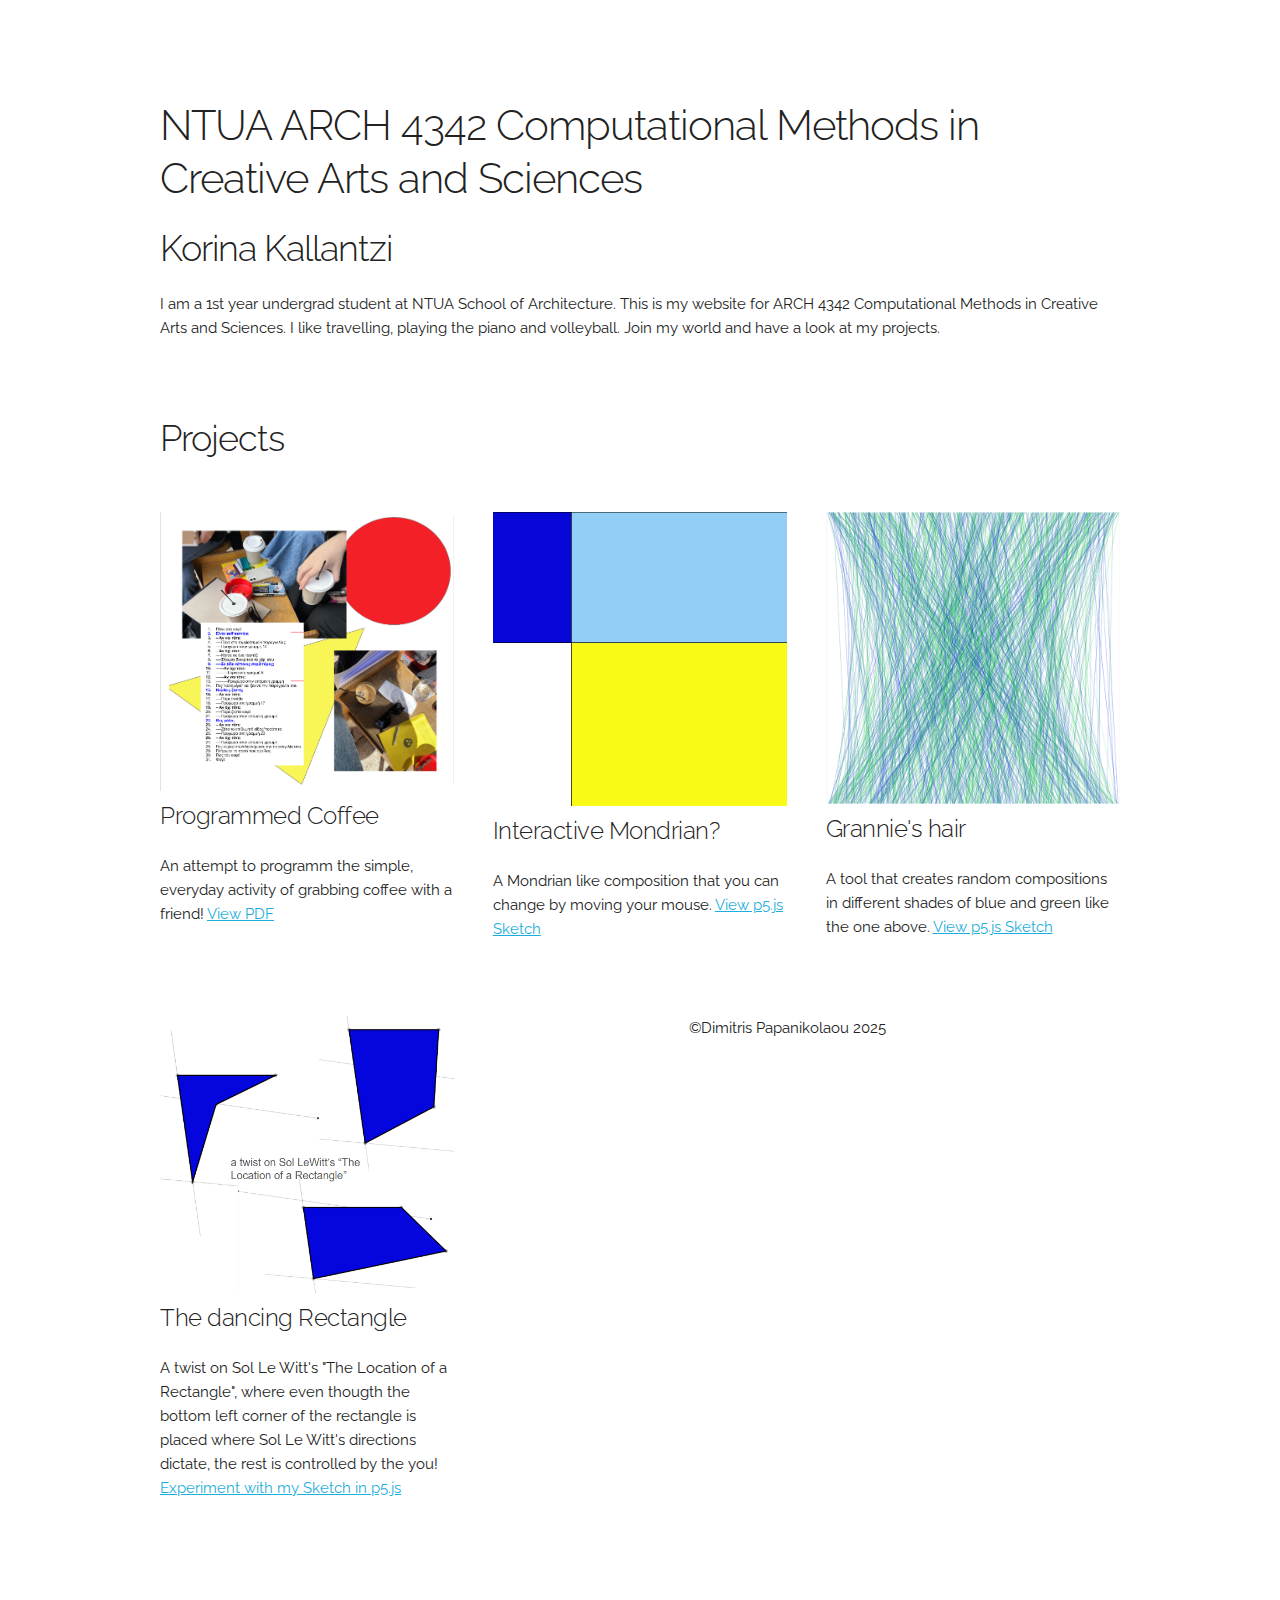
<file: index.html>
<!DOCTYPE html>
<html lang="en">
<head>

  <!-- Basic Page Needs–– -->
  <meta charset="utf-8"> 

  <title>TheKorinaEdit</title>

  <!-- Mobile Specific Metas -->
  <meta name="viewport" content="width=device-width, initial-scale=1">

  <!-- FONT -->
  <link href="https://fonts.googleapis.com/css?family=Raleway:400,300,600" rel="stylesheet" type="text/css">

  <!-- CSS -->
  <link rel="stylesheet" href="css/normalize.css">
  <link rel="stylesheet" href="css/skeleton.css">
  <link rel="stylesheet" href="css/customize.css">

</head>
<body>

  <div id="info" class="container" >

    <div id="course_info" class="row one-top" >
      <h2>NTUA ARCH 4342 Computational Methods in Creative Arts and Sciences </h2>
    </div>

    <div id="student_info" class="row half-bottom" >
      <h3>Korina Kallantzi</h3>
      <p>I am a 1st year undergrad student at NTUA School of Architecture. This is my website for ARCH 4342 Computational Methods in Creative Arts and Sciences. I like travelling, playing the piano and volleyball. Join my world and have a look at my projects. </p>
    </div>

  </div>



  <div id="projects" class="container" >

    <h3 class="half-bottom">Projects</h3>

    <div class="row half-bottom">
      <div class="four columns">
        <img src="images/coffee.png" class ="scale-with-grid">
        <h5>Programmed Coffee</h5>
        <p> An attempt to programm the simple, everyday activity of grabbing coffee with a friend! <a href="files/Assignment_01_korina_kallantzi.pdf" target="_blank">View PDF</a></p>
        
      </div>
      <div class="four columns">
        <img src="images/mondrian.png" class ="scale-with-grid">
        <h5>Interactive Mondrian?</h5>
        <p>A Mondrian like composition that you can change by moving your mouse. <a href="https://editor.p5js.org/kcorinak/sketches/5kSIq7Hk-r" target="_blank">View p5.js Sketch </a></p>
      </div>
      <div class="four columns">
        <img src="images/hair.png" class ="scale-with-grid">
        <h5>Grannie's hair</h5>
        <p>A tool that creates random compositions in different shades of blue and green like the one above. <a href="https://editor.p5js.org/kcorinak/sketches/5qZUXeI8F" target="_blank">View p5.js Sketch </a></p>
      </div>
    </div>

    <div class="row one-bottom">
      <div class="four columns">
        <img src="images/rect.png" class ="scale-with-grid">
        <h5>The dancing Rectangle</h5>
        <p>A twist on Sol Le Witt's "The Location of a Rectangle", where even thougth the bottom left corner of the rectangle is placed where Sol Le Witt's directions dictate, the rest is controlled by the you! <a href="https://editor.p5js.org/kcorinak/sketches/r3H4c0Dyi" target="_blank"> Experiment with my Sketch in p5.js</a> </p>
      </div>
      
      <!--<div class="four columns">
        <img src="images/blue.png" class ="scale-with-grid">
        <h5>Brown Project</h5>
      </div>
      <div class="four columns">
        <img src="images/green.png" class ="scale-with-grid">
        <h5>Green Project</h5>
      </div>
    </div> -->


    <div class="row one-bottom center">
      <p>©Dimitris Papanikolaou 2025</p>
    </div>



  </div>


</body>
</html>
</file>
<file: css/skeleton.css>
/*
* Skeleton V2.0.4
* Copyright 2014, Dave Gamache
* www.getskeleton.com
* Free to use under the MIT license.
* http://www.opensource.org/licenses/mit-license.php
* 12/29/2014
*/


/* Table of contents
––––––––––––––––––––––––––––––––––––––––––––––––––
- Grid
- Base Styles
- Typography
- Links
- Buttons
- Forms
- Lists
- Code
- Tables
- Spacing
- Utilities
- Clearing
- Media Queries
*/


/* Grid
–––––––––––––––––––––––––––––––––––––––––––––––––– */
.container {
  position: relative;
  width: 100%;
  max-width: 960px;
  margin: 0 auto;
  padding: 0 20px;
  box-sizing: border-box; }
.column,
.columns {
  width: 100%;
  float: left;
  box-sizing: border-box; }

/* For devices larger than 400px */
@media (min-width: 400px) {
  .container {
    width: 85%;
    padding: 0; }
}

/* For devices larger than 550px */
@media (min-width: 550px) {
  .container {
    width: 80%; }
  .column,
  .columns {
    margin-left: 4%; }
  .column:first-child,
  .columns:first-child {
    margin-left: 0; }

  .one.column,
  .one.columns                    { width: 4.66666666667%; }
  .two.columns                    { width: 13.3333333333%; }
  .three.columns                  { width: 22%;            }
  .four.columns                   { width: 30.6666666667%; }
  .five.columns                   { width: 39.3333333333%; }
  .six.columns                    { width: 48%;            }
  .seven.columns                  { width: 56.6666666667%; }
  .eight.columns                  { width: 65.3333333333%; }
  .nine.columns                   { width: 74.0%;          }
  .ten.columns                    { width: 82.6666666667%; }
  .eleven.columns                 { width: 91.3333333333%; }
  .twelve.columns                 { width: 100%; margin-left: 0; }

  .one-third.column               { width: 30.6666666667%; }
  .two-thirds.column              { width: 65.3333333333%; }

  .one-half.column                { width: 48%; }

  /* Offsets */
  .offset-by-one.column,
  .offset-by-one.columns          { margin-left: 8.66666666667%; }
  .offset-by-two.column,
  .offset-by-two.columns          { margin-left: 17.3333333333%; }
  .offset-by-three.column,
  .offset-by-three.columns        { margin-left: 26%;            }
  .offset-by-four.column,
  .offset-by-four.columns         { margin-left: 34.6666666667%; }
  .offset-by-five.column,
  .offset-by-five.columns         { margin-left: 43.3333333333%; }
  .offset-by-six.column,
  .offset-by-six.columns          { margin-left: 52%;            }
  .offset-by-seven.column,
  .offset-by-seven.columns        { margin-left: 60.6666666667%; }
  .offset-by-eight.column,
  .offset-by-eight.columns        { margin-left: 69.3333333333%; }
  .offset-by-nine.column,
  .offset-by-nine.columns         { margin-left: 78.0%;          }
  .offset-by-ten.column,
  .offset-by-ten.columns          { margin-left: 86.6666666667%; }
  .offset-by-eleven.column,
  .offset-by-eleven.columns       { margin-left: 95.3333333333%; }

  .offset-by-one-third.column,
  .offset-by-one-third.columns    { margin-left: 34.6666666667%; }
  .offset-by-two-thirds.column,
  .offset-by-two-thirds.columns   { margin-left: 69.3333333333%; }

  .offset-by-one-half.column,
  .offset-by-one-half.columns     { margin-left: 52%; }

}


/* Base Styles
–––––––––––––––––––––––––––––––––––––––––––––––––– */
/* NOTE
html is set to 62.5% so that all the REM measurements throughout Skeleton
are based on 10px sizing. So basically 1.5rem = 15px :) */
html {
  font-size: 62.5%; }
body {
  font-size: 1.5em; /* currently ems cause chrome bug misinterpreting rems on body element */
  line-height: 1.6;
  font-weight: 400;
  font-family: "Raleway", "HelveticaNeue", "Helvetica Neue", Helvetica, Arial, sans-serif;
  color: #222; }


/* Typography
–––––––––––––––––––––––––––––––––––––––––––––––––– */
h1, h2, h3, h4, h5, h6 {
  margin-top: 0;
  margin-bottom: 2rem;
  font-weight: 300; }
h1 { font-size: 4.0rem; line-height: 1.2;  letter-spacing: -.1rem;}
h2 { font-size: 3.6rem; line-height: 1.25; letter-spacing: -.1rem; }
h3 { font-size: 3.0rem; line-height: 1.3;  letter-spacing: -.1rem; }
h4 { font-size: 2.4rem; line-height: 1.35; letter-spacing: -.08rem; }
h5 { font-size: 1.8rem; line-height: 1.5;  letter-spacing: -.05rem; }
h6 { font-size: 1.5rem; line-height: 1.6;  letter-spacing: 0; }

/* Larger than phablet */
@media (min-width: 550px) {
  h1 { font-size: 5.0rem; }
  h2 { font-size: 4.2rem; }
  h3 { font-size: 3.6rem; }
  h4 { font-size: 3.0rem; }
  h5 { font-size: 2.4rem; }
  h6 { font-size: 1.5rem; }
}

p {
  margin-top: 0; }


/* Links
–––––––––––––––––––––––––––––––––––––––––––––––––– */
a {
  color: #1EAEDB; }
a:hover {
  color: #0FA0CE; }


/* Buttons
–––––––––––––––––––––––––––––––––––––––––––––––––– */
.button,
button,
input[type="submit"],
input[type="reset"],
input[type="button"] {
  display: inline-block;
  height: 38px;
  padding: 0 30px;
  color: #555;
  text-align: center;
  font-size: 11px;
  font-weight: 600;
  line-height: 38px;
  letter-spacing: .1rem;
  text-transform: uppercase;
  text-decoration: none;
  white-space: nowrap;
  background-color: transparent;
  border-radius: 4px;
  border: 1px solid #bbb;
  cursor: pointer;
  box-sizing: border-box; }
.button:hover,
button:hover,
input[type="submit"]:hover,
input[type="reset"]:hover,
input[type="button"]:hover,
.button:focus,
button:focus,
input[type="submit"]:focus,
input[type="reset"]:focus,
input[type="button"]:focus {
  color: #333;
  border-color: #888;
  outline: 0; }
.button.button-primary,
button.button-primary,
input[type="submit"].button-primary,
input[type="reset"].button-primary,
input[type="button"].button-primary {
  color: #FFF;
  background-color: #33C3F0;
  border-color: #33C3F0; }
.button.button-primary:hover,
button.button-primary:hover,
input[type="submit"].button-primary:hover,
input[type="reset"].button-primary:hover,
input[type="button"].button-primary:hover,
.button.button-primary:focus,
button.button-primary:focus,
input[type="submit"].button-primary:focus,
input[type="reset"].button-primary:focus,
input[type="button"].button-primary:focus {
  color: #FFF;
  background-color: #1EAEDB;
  border-color: #1EAEDB; }


/* Forms
–––––––––––––––––––––––––––––––––––––––––––––––––– */
input[type="email"],
input[type="number"],
input[type="search"],
input[type="text"],
input[type="tel"],
input[type="url"],
input[type="password"],
textarea,
select {
  height: 38px;
  padding: 6px 10px; /* The 6px vertically centers text on FF, ignored by Webkit */
  background-color: #fff;
  border: 1px solid #D1D1D1;
  border-radius: 4px;
  box-shadow: none;
  box-sizing: border-box; }
/* Removes awkward default styles on some inputs for iOS */
input[type="email"],
input[type="number"],
input[type="search"],
input[type="text"],
input[type="tel"],
input[type="url"],
input[type="password"],
textarea {
  -webkit-appearance: none;
     -moz-appearance: none;
          appearance: none; }
textarea {
  min-height: 65px;
  padding-top: 6px;
  padding-bottom: 6px; }
input[type="email"]:focus,
input[type="number"]:focus,
input[type="search"]:focus,
input[type="text"]:focus,
input[type="tel"]:focus,
input[type="url"]:focus,
input[type="password"]:focus,
textarea:focus,
select:focus {
  border: 1px solid #33C3F0;
  outline: 0; }
label,
legend {
  display: block;
  margin-bottom: .5rem;
  font-weight: 600; }
fieldset {
  padding: 0;
  border-width: 0; }
input[type="checkbox"],
input[type="radio"] {
  display: inline; }
label > .label-body {
  display: inline-block;
  margin-left: .5rem;
  font-weight: normal; }


/* Lists
–––––––––––––––––––––––––––––––––––––––––––––––––– */
ul {
  list-style: circle inside; }
ol {
  list-style: decimal inside; }
ol, ul {
  padding-left: 0;
  margin-top: 0; }
ul ul,
ul ol,
ol ol,
ol ul {
  margin: 1.5rem 0 1.5rem 3rem;
  font-size: 90%; }
li {
  margin-bottom: 1rem; }


/* Code
–––––––––––––––––––––––––––––––––––––––––––––––––– */
code {
  padding: .2rem .5rem;
  margin: 0 .2rem;
  font-size: 90%;
  white-space: nowrap;
  background: #F1F1F1;
  border: 1px solid #E1E1E1;
  border-radius: 4px; }
pre > code {
  display: block;
  padding: 1rem 1.5rem;
  white-space: pre; }


/* Tables
–––––––––––––––––––––––––––––––––––––––––––––––––– */
th,
td {
  padding: 12px 15px;
  text-align: left;
  border-bottom: 1px solid #E1E1E1; }
th:first-child,
td:first-child {
  padding-left: 0; }
th:last-child,
td:last-child {
  padding-right: 0; }


/* Spacing
–––––––––––––––––––––––––––––––––––––––––––––––––– */
button,
.button {
  margin-bottom: 1rem; }
input,
textarea,
select,
fieldset {
  margin-bottom: 1.5rem; }
pre,
blockquote,
dl,
figure,
table,
p,
ul,
ol,
form {
  margin-bottom: 2.5rem; }


/* Utilities
–––––––––––––––––––––––––––––––––––––––––––––––––– */
.u-full-width {
  width: 100%;
  box-sizing: border-box; }
.u-max-full-width {
  max-width: 100%;
  box-sizing: border-box; }
.u-pull-right {
  float: right; }
.u-pull-left {
  float: left; }


/* Misc
–––––––––––––––––––––––––––––––––––––––––––––––––– */
hr {
  margin-top: 3rem;
  margin-bottom: 3.5rem;
  border-width: 0;
  border-top: 1px solid #E1E1E1; }


/* Clearing
–––––––––––––––––––––––––––––––––––––––––––––––––– */

/* Self Clearing Goodness */
.container:after,
.row:after,
.u-cf {
  content: "";
  display: table;
  clear: both; }


/* Media Queries
–––––––––––––––––––––––––––––––––––––––––––––––––– */
/*
Note: The best way to structure the use of media queries is to create the queries
near the relevant code. For example, if you wanted to change the styles for buttons
on small devices, paste the mobile query code up in the buttons section and style it
there.
*/


/* Larger than mobile */
@media (min-width: 400px) {}

/* Larger than phablet (also point when grid becomes active) */
@media (min-width: 550px) {}

/* Larger than tablet */
@media (min-width: 750px) {}

/* Larger than desktop */
@media (min-width: 1000px) {}

/* Larger than Desktop HD */
@media (min-width: 1200px) {}
</file>
<file: css/customize.css>
html {
  scroll-behavior: smooth;
}

img.scale-with-grid {
	width: 100%; /*override existing setting*/
}

img.full-height {
	height: 100%; /*override existing setting*/
}


/*MODIFICATIONS*/

.quarter-bottom-rel { margin-bottom: 4% !important; }
.quarter-bottom { margin-bottom: 25px !important; }
.half-bottom { margin-bottom: 50px !important; }
.one-bottom, .add-bottom { margin-bottom: 100px !important; }
.two-bottoms { margin-bottom: 200px !important; }
.one-top { margin-top: 100px !important; }
.two-tops { margin-top: 200px !important; }

.center{
	text-align: center;
}
</file>
